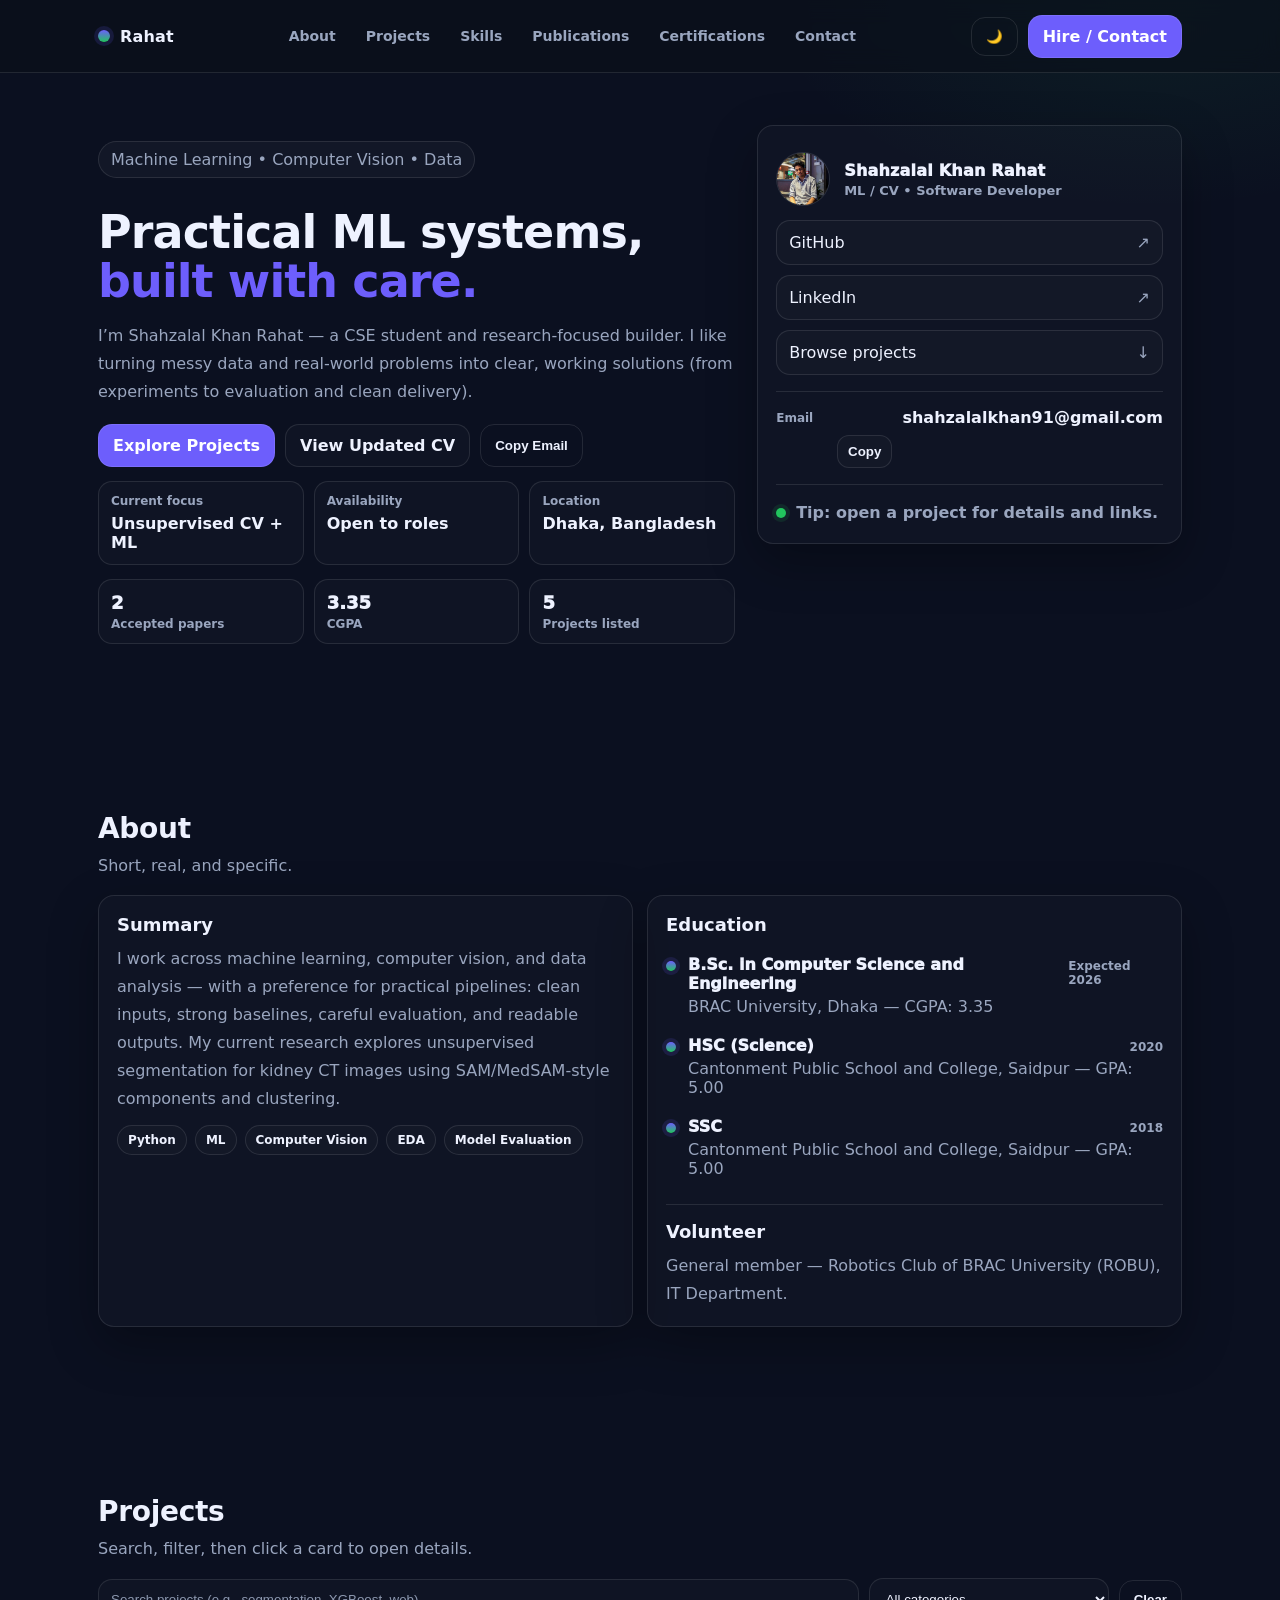
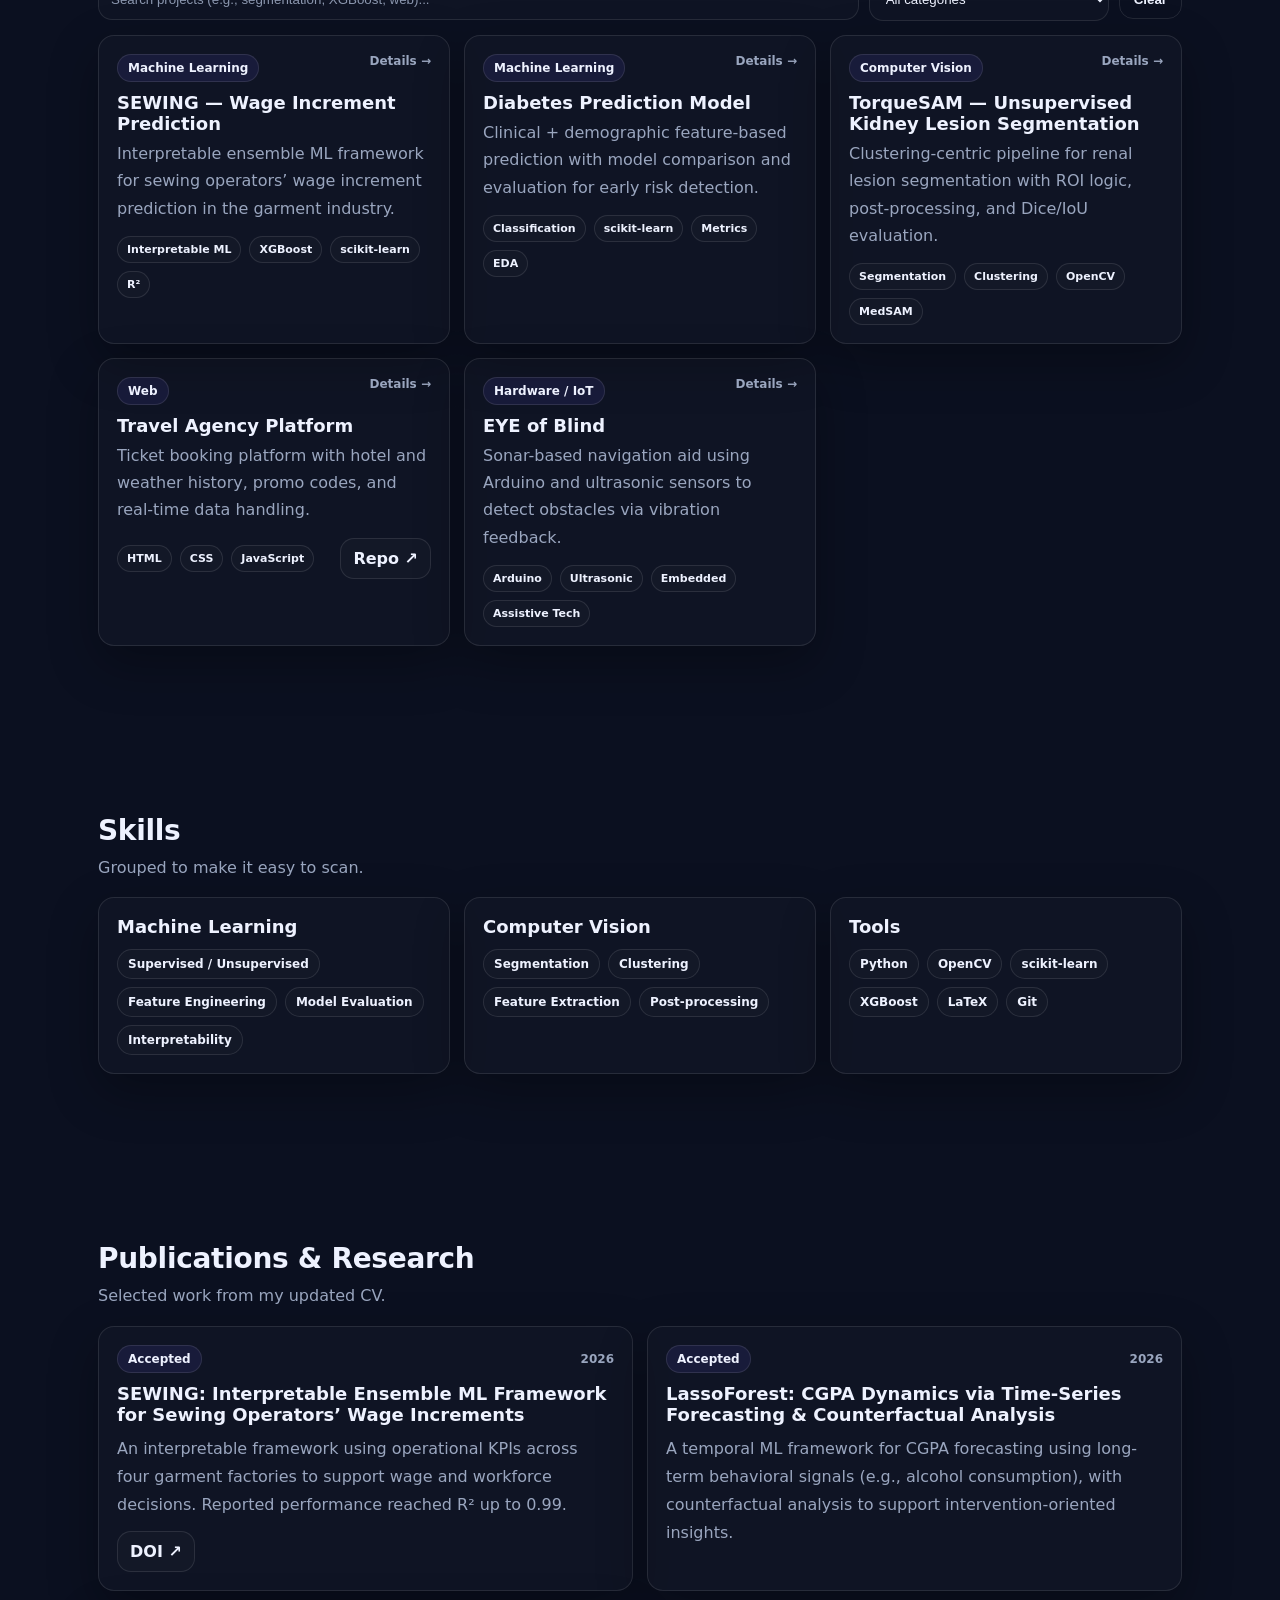
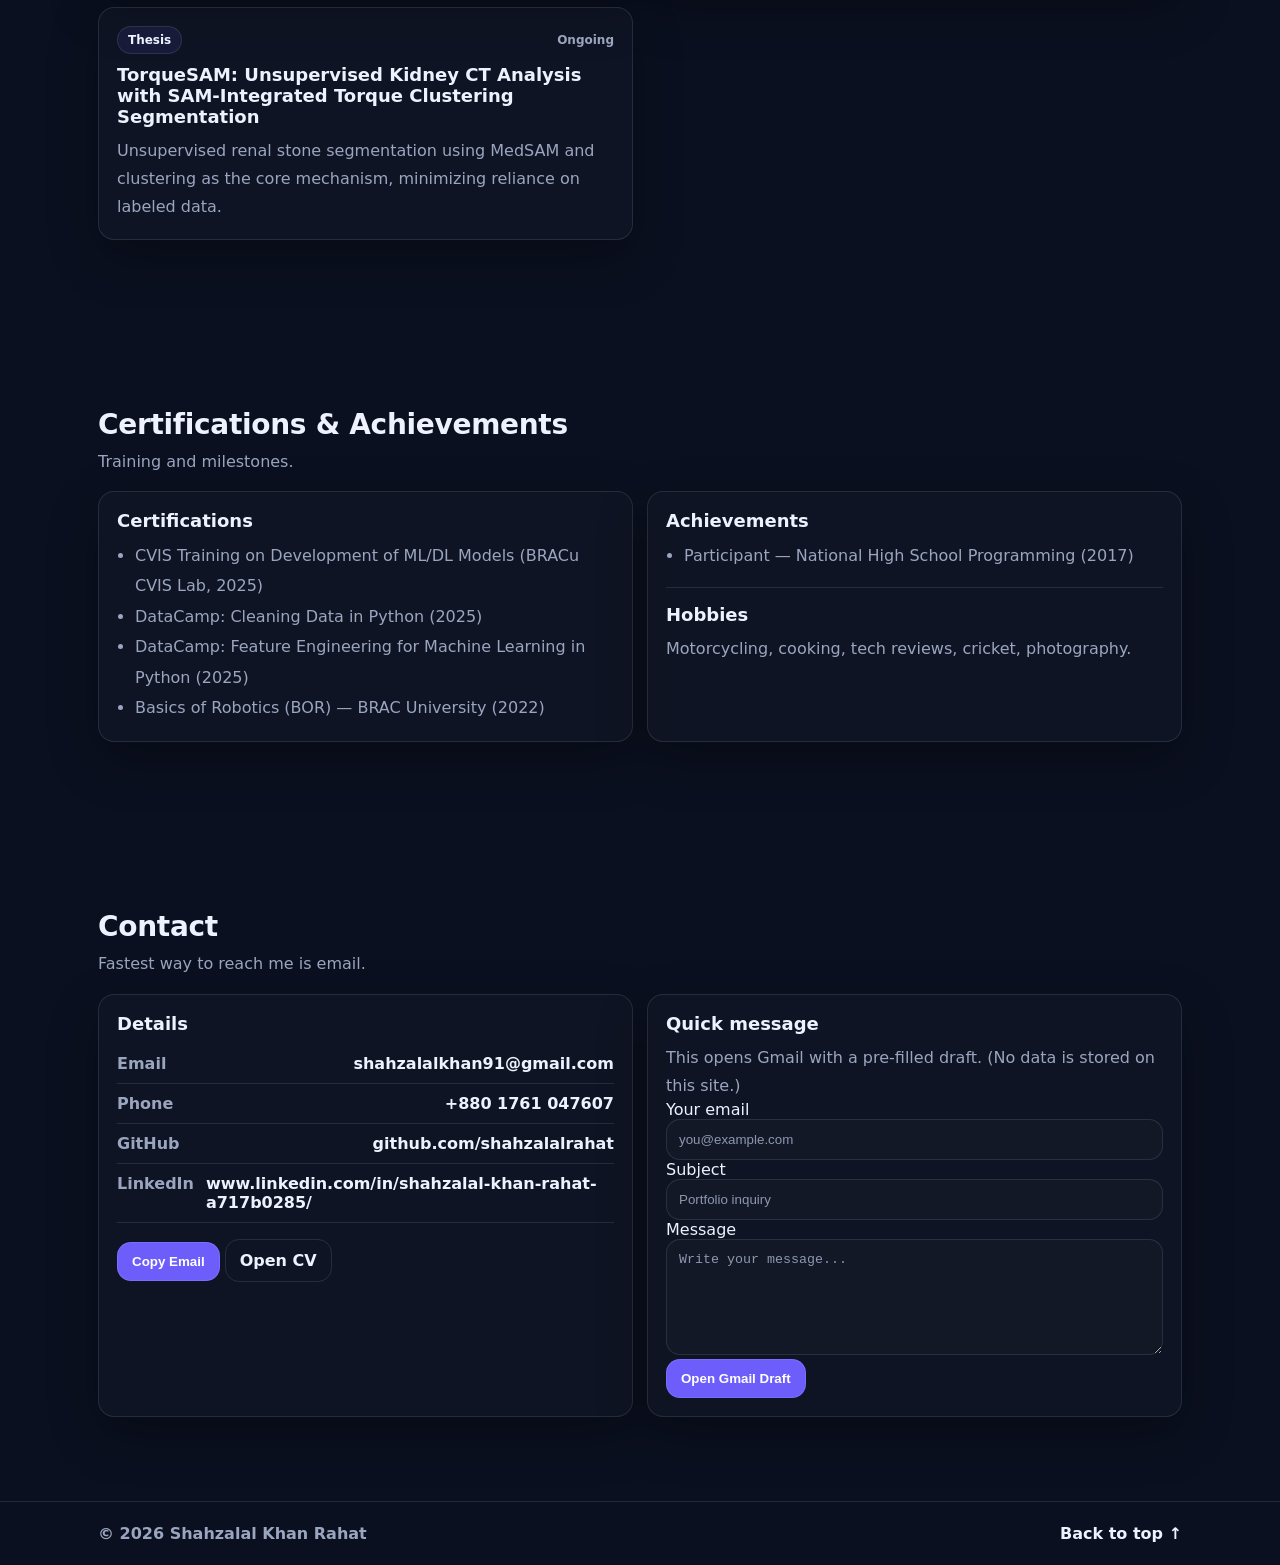
<file: index.html>
<!doctype html>
<html lang="en">
<head>
  <meta charset="utf-8" />
  <meta name="viewport" content="width=device-width,initial-scale=1" />
  <meta name="description" content="Shahzalal Khan Rahat — ML/CV portfolio, projects, research, and contact." />
  <title>Shahzalal Khan Rahat | Portfolio</title>
  <link rel="stylesheet" href="style_updated.css" />
</head>
<body>
  <a class="skipLink" href="#home">Skip to content</a>
  <div class="progress" id="progress"></div>

  <header class="header" id="top">
    <div class="container header__inner">
      <a class="brand" href="#home" aria-label="Go to home">
        <span class="brand__dot" aria-hidden="true"></span>
        <span class="brand__text">Rahat</span>
      </a>

      <nav class="nav" aria-label="Primary">
        <a class="nav__link" href="#about">About</a>
        <a class="nav__link" href="#projects">Projects</a>
        <a class="nav__link" href="#skills">Skills</a>
        <a class="nav__link" href="#publications">Publications</a>
        <a class="nav__link" href="#certifications">Certifications</a>
        <a class="nav__link" href="#contact">Contact</a>
      </nav>

      <div class="header__actions">
        <button class="btn btn--ghost" id="themeBtn" type="button" aria-label="Toggle theme">
          <span id="themeIcon" aria-hidden="true">🌙</span>
        </button>
        <a class="btn" href="#contact">Hire / Contact</a>
      </div>

      <button class="burger" id="burger" aria-label="Open menu" aria-expanded="false" type="button">
        <span></span><span></span><span></span>
      </button>
    </div>

    <div class="mobileNav" id="mobileNav" aria-hidden="true">
      <a class="mobileNav__link" href="#about">About</a>
      <a class="mobileNav__link" href="#projects">Projects</a>
      <a class="mobileNav__link" href="#skills">Skills</a>
      <a class="mobileNav__link" href="#publications">Publications</a>
      <a class="mobileNav__link" href="#certifications">Certifications</a>
      <a class="mobileNav__link" href="#contact">Contact</a>
    </div>
  </header>

  <main>
    <!-- HERO -->
    <section class="section hero" id="home">
      <div class="container hero__grid">
        <div class="hero__copy reveal">
          <p class="pill">Machine Learning • Computer Vision • Data</p>

          <h1 class="hero__title">
            Practical ML systems,
            <span class="hero__accent">built with care.</span>
          </h1>

          <p class="hero__subtitle">
            I’m Shahzalal Khan Rahat — a CSE student and research-focused builder.
            I like turning messy data and real-world problems into clear, working solutions
            (from experiments to evaluation and clean delivery).
          </p>

          <div class="hero__cta">
            <a class="btn" href="#projects">Explore Projects</a>
            <a class="btn btn-secondary" href="./Shahzalal_Khan_Rahat____CV.pdf" target="_blank" rel="noopener">View Updated CV</a>
            <button class="btn btn--ghost" id="copyEmailBtn" type="button">Copy Email</button>
          </div>

          <div class="hero__meta">
            <div class="metaCard">
              <div class="metaCard__k">Current focus</div>
              <div class="metaCard__v">Unsupervised CV + ML</div>
            </div>
            <div class="metaCard">
              <div class="metaCard__k">Availability</div>
              <div class="metaCard__v">Open to roles</div>
            </div>
            <div class="metaCard">
              <div class="metaCard__k">Location</div>
              <div class="metaCard__v">Dhaka, Bangladesh</div>
            </div>
          </div>

          <div class="statRow" aria-label="Highlights">
            <div class="stat">
              <div class="stat__n">2</div>
              <div class="stat__l">Accepted papers</div>
            </div>
            <div class="stat">
              <div class="stat__n">3.35</div>
              <div class="stat__l">CGPA</div>
            </div>
            <div class="stat">
              <div class="stat__n" id="projectCount">5</div>
              <div class="stat__l">Projects listed</div>
            </div>
          </div>
        </div>

        <aside class="heroSide card reveal" aria-label="Profile summary">
          <div class="heroIdentity">
            <img class="heroAvatar" src="profile.jpg" alt="Photo of Shahzalal Khan Rahat" />
            <div>
              <div class="heroName">Shahzalal Khan Rahat</div>
              <div class="heroRole">ML / CV • Software Developer</div>
            </div>
          </div>

          <div class="quickLinks">
            <a class="quickLinks__item" id="githubLink" href="https://github.com/shahzalalrahat" target="_blank" rel="noreferrer">
              <span>GitHub</span><span class="arrow">↗</span>
            </a>
            <a class="quickLinks__item" id="linkedinLink" href="https://www.linkedin.com/in/shahzalal-khan-rahat-a717b0285/" target="_blank" rel="noreferrer">
              <span>LinkedIn</span><span class="arrow">↗</span>
            </a>
            <a class="quickLinks__item" href="#projects">
              <span>Browse projects</span><span class="arrow">↓</span>
            </a>
          </div>

          <div class="divider" role="presentation"></div>

          <div class="miniAbout">
            <div class="miniAbout__k">Email</div>
            <div class="miniAbout__v" id="emailText">shahzalalkhan91@gmail.com</div>
            <button class="miniAbout__btn" id="copyEmailBtn2" type="button">Copy</button>
          </div>

          <div class="divider" role="presentation"></div>

          <div class="miniNote">
            <span class="miniNote__dot" aria-hidden="true"></span>
            <span>Tip: open a project for details and links.</span>
          </div>
        </aside>
      </div>
    </section>

    <!-- ABOUT -->
    <section class="section" id="about">
      <div class="container">
        <div class="sectionHead reveal">
          <h2 class="sectionHead__title">About</h2>
          <p class="sectionHead__sub">Short, real, and specific.</p>
        </div>

        <div class="grid2">
          <div class="card reveal">
            <h3 class="card__title">Summary</h3>
            <p class="card__text">
              I work across machine learning, computer vision, and data analysis — with a preference for practical pipelines:
              clean inputs, strong baselines, careful evaluation, and readable outputs. My current research explores unsupervised
              segmentation for kidney CT images using SAM/MedSAM-style components and clustering.
            </p>

            <div class="chipRow">
              <span class="chip">Python</span>
              <span class="chip">ML</span>
              <span class="chip">Computer Vision</span>
              <span class="chip">EDA</span>
              <span class="chip">Model Evaluation</span>
            </div>
          </div>

          <div class="card reveal">
            <h3 class="card__title">Education</h3>
            <ul class="timeline">
              <li class="timeline__item">
                <div class="timeline__dot"></div>
                <div class="timeline__body">
                  <div class="timeline__top">
                    <span class="timeline__title">B.Sc. in Computer Science and Engineering</span>
                    <span class="timeline__time">Expected 2026</span>
                  </div>
                  <div class="timeline__desc">BRAC University, Dhaka — CGPA: 3.35</div>
                </div>
              </li>
              <li class="timeline__item">
                <div class="timeline__dot"></div>
                <div class="timeline__body">
                  <div class="timeline__top">
                    <span class="timeline__title">HSC (Science)</span>
                    <span class="timeline__time">2020</span>
                  </div>
                  <div class="timeline__desc">Cantonment Public School and College, Saidpur — GPA: 5.00</div>
                </div>
              </li>
              <li class="timeline__item">
                <div class="timeline__dot"></div>
                <div class="timeline__body">
                  <div class="timeline__top">
                    <span class="timeline__title">SSC</span>
                    <span class="timeline__time">2018</span>
                  </div>
                  <div class="timeline__desc">Cantonment Public School and College, Saidpur — GPA: 5.00</div>
                </div>
              </li>
            </ul>

            <div class="divider" role="presentation"></div>
            <h3 class="card__title">Volunteer</h3>
            <p class="card__text">General member — Robotics Club of BRAC University (ROBU), IT Department.</p>
          </div>
        </div>
      </div>
    </section>

    <!-- PROJECTS -->
    <section class="section" id="projects">
      <div class="container">
        <div class="sectionHead reveal">
          <h2 class="sectionHead__title">Projects</h2>
          <p class="sectionHead__sub">Search, filter, then click a card to open details.</p>
        </div>

        <div class="toolbar reveal">
          <div class="searchWrap">
            <input id="searchInput" class="input" type="search" placeholder="Search projects (e.g., segmentation, XGBoost, web)..." />
          </div>

          <select id="categorySelect" class="select" aria-label="Filter by category">
            <option value="all">All categories</option>
          </select>

          <button id="clearFilters" class="btn btn--ghost" type="button">Clear</button>
        </div>

        <div class="cards" id="projectGrid" aria-live="polite"></div>

        <div class="emptyState" id="emptyState" hidden>
          No projects matched your search. Try different keywords.
        </div>
      </div>
    </section>

    <!-- SKILLS -->
    <section class="section" id="skills">
      <div class="container">
        <div class="sectionHead reveal">
          <h2 class="sectionHead__title">Skills</h2>
          <p class="sectionHead__sub">Grouped to make it easy to scan.</p>
        </div>

        <div class="grid3">
          <div class="card reveal">
            <h3 class="card__title">Machine Learning</h3>
            <div class="chipRow">
              <span class="chip">Supervised / Unsupervised</span>
              <span class="chip">Feature Engineering</span>
              <span class="chip">Model Evaluation</span>
              <span class="chip">Interpretability</span>
            </div>
          </div>

          <div class="card reveal">
            <h3 class="card__title">Computer Vision</h3>
            <div class="chipRow">
              <span class="chip">Segmentation</span>
              <span class="chip">Clustering</span>
              <span class="chip">Feature Extraction</span>
              <span class="chip">Post-processing</span>
            </div>
          </div>

          <div class="card reveal">
            <h3 class="card__title">Tools</h3>
            <div class="chipRow">
              <span class="chip">Python</span>
              <span class="chip">OpenCV</span>
              <span class="chip">scikit-learn</span>
              <span class="chip">XGBoost</span>
              <span class="chip">LaTeX</span>
              <span class="chip">Git</span>
            </div>
          </div>
        </div>
      </div>
    </section>

    <!-- PUBLICATIONS -->
    <section class="section" id="publications">
      <div class="container">
        <div class="sectionHead reveal">
          <h2 class="sectionHead__title">Publications & Research</h2>
          <p class="sectionHead__sub">Selected work from my updated CV.</p>
        </div>

        <div class="grid2">
          <article class="card reveal">
            <div class="pubTop">
              <span class="badge">Accepted</span>
              <span class="pubYear">2026</span>
            </div>
            <h3 class="card__title">SEWING: Interpretable Ensemble ML Framework for Sewing Operators’ Wage Increments</h3>
            <p class="card__text">
              An interpretable framework using operational KPIs across four garment factories to support wage and workforce decisions.
              Reported performance reached R² up to 0.99.
            </p>
            <div class="pubLinks">
              <a class="linkBtn" href="https://doi.org/10.1016/j.eswa.2026.131900" target="_blank" rel="noreferrer">DOI ↗</a>
            </div>
          </article>

          <article class="card reveal">
            <div class="pubTop">
              <span class="badge">Accepted</span>
              <span class="pubYear">2026</span>
            </div>
            <h3 class="card__title">LassoForest: CGPA Dynamics via Time-Series Forecasting & Counterfactual Analysis</h3>
            <p class="card__text">
              A temporal ML framework for CGPA forecasting using long-term behavioral signals (e.g., alcohol consumption),
              with counterfactual analysis to support intervention-oriented insights.
            </p>
          </article>
        </div>

        <div class="grid2 mt">
          <article class="card reveal">
            <div class="pubTop">
              <span class="badge">Thesis</span>
              <span class="pubYear">Ongoing</span>
            </div>
            <h3 class="card__title">TorqueSAM: Unsupervised Kidney CT Analysis with SAM-Integrated Torque Clustering Segmentation</h3>
            <p class="card__text">
              Unsupervised renal stone segmentation using MedSAM and clustering as the core mechanism, minimizing reliance on labeled data.
            </p>
          </article>
        </div>
      </div>
    </section>

    <!-- CERTIFICATIONS -->
    <section class="section" id="certifications">
      <div class="container">
        <div class="sectionHead reveal">
          <h2 class="sectionHead__title">Certifications & Achievements</h2>
          <p class="sectionHead__sub">Training and milestones.</p>
        </div>

        <div class="grid2">
          <div class="card reveal">
            <h3 class="card__title">Certifications</h3>
            <ul class="bullets">
              <li>CVIS Training on Development of ML/DL Models (BRACu CVIS Lab, 2025)</li>
              <li>DataCamp: Cleaning Data in Python (2025)</li>
              <li>DataCamp: Feature Engineering for Machine Learning in Python (2025)</li>
              <li>Basics of Robotics (BOR) — BRAC University (2022)</li>
            </ul>
          </div>

          <div class="card reveal">
            <h3 class="card__title">Achievements</h3>
            <ul class="bullets">
              <li>Participant — National High School Programming (2017)</li>
            </ul>
            <div class="divider" role="presentation"></div>
            <h3 class="card__title">Hobbies</h3>
            <p class="card__text">Motorcycling, cooking, tech reviews, cricket, photography.</p>
          </div>
        </div>
      </div>
    </section>

    <!-- CONTACT -->
    <section class="section" id="contact">
      <div class="container">
        <div class="sectionHead reveal">
          <h2 class="sectionHead__title">Contact</h2>
          <p class="sectionHead__sub">Fastest way to reach me is email.</p>
        </div>

        <div class="grid2">
          <div class="card reveal">
            <h3 class="card__title">Details</h3>
            <div class="contactRow">
              <span class="contactRow__k">Email</span>
              <span class="contactRow__v" id="emailText2">shahzalalkhan91@gmail.com</span>
            </div>
            <div class="contactRow">
              <span class="contactRow__k">Phone</span>
              <span class="contactRow__v">+880 1761 047607</span>
            </div>
            <div class="contactRow">
              <span class="contactRow__k">GitHub</span>
              <a class="contactRow__v link" href="https://github.com/shahzalalrahat" target="_blank" rel="noreferrer">
                github.com/shahzalalrahat
              </a>
            </div>
            <div class="contactRow">
              <span class="contactRow__k">LinkedIn</span>
              <a class="contactRow__v link" id="linkedinContact" href="https://www.linkedin.com/in/shahzalal-khan-rahat-a717b0285/" target="_blank" rel="noreferrer">
                linkedin.com/in/shahzalal-khan-rahat-a717b0285/
              </a>
            </div>

            <div class="mt">
              <button class="btn" id="copyEmailBtn3" type="button">Copy Email</button>
              <a class="btn btn--ghost" href="./Shahzalal_Khan_Rahat____CV.pdf" target="_blank" rel="noopener">Open CV</a>
            </div>
          </div>

          <div class="card reveal">
            <h3 class="card__title">Quick message</h3>
            <p class="card__text">
              This opens Gmail with a pre-filled draft. (No data is stored on this site.)
            </p>

            <form id="mailtoForm" class="form">
              <label class="label">
                Your email
                <input class="input" id="fromInput" type="email" placeholder="you@example.com" autocomplete="email" />
              </label>
              <label class="label">
                Subject
                <input class="input" id="subjectInput" type="text" placeholder="Portfolio inquiry" />
              </label>
              <label class="label">
                Message
                <textarea class="textarea" id="messageInput" rows="6" placeholder="Write your message..."></textarea>
              </label>
              <button class="btn" type="submit">Open Gmail Draft</button>
            </form>
          </div>
        </div>
      </div>
    </section>
  </main>

  <footer class="footer">
    <div class="container footer__inner">
      <span class="footer__muted">© <span id="yearNow"></span> Shahzalal Khan Rahat</span>
      <a class="link" href="#top">Back to top ↑</a>
    </div>
  </footer>

  <div class="toast" id="toast" role="status" aria-live="polite" aria-atomic="true"></div>

  <!-- PROJECT MODAL -->
  <div class="modal" id="projectModal" aria-hidden="true" role="dialog" aria-modal="true" aria-label="Project details">
    <div class="modal__backdrop" data-close="true"></div>
    <div class="modal__panel" role="document">
      <button class="modal__close" type="button" aria-label="Close" data-close="true">✕</button>
      <div class="modal__body">
        <div class="modal__top">
          <span class="badge" id="modalBadge">Project</span>
          <span class="modal__meta" id="modalMeta"></span>
        </div>
        <h3 class="modal__title" id="modalTitle"></h3>
        <p class="modal__desc" id="modalDesc"></p>
        <div class="modal__chips" id="modalChips"></div>
        <div class="modal__actions" id="modalActions"></div>
      </div>
    </div>
  </div>

  <script src="script_updated.js"></script>
</body>
</html>
</file>
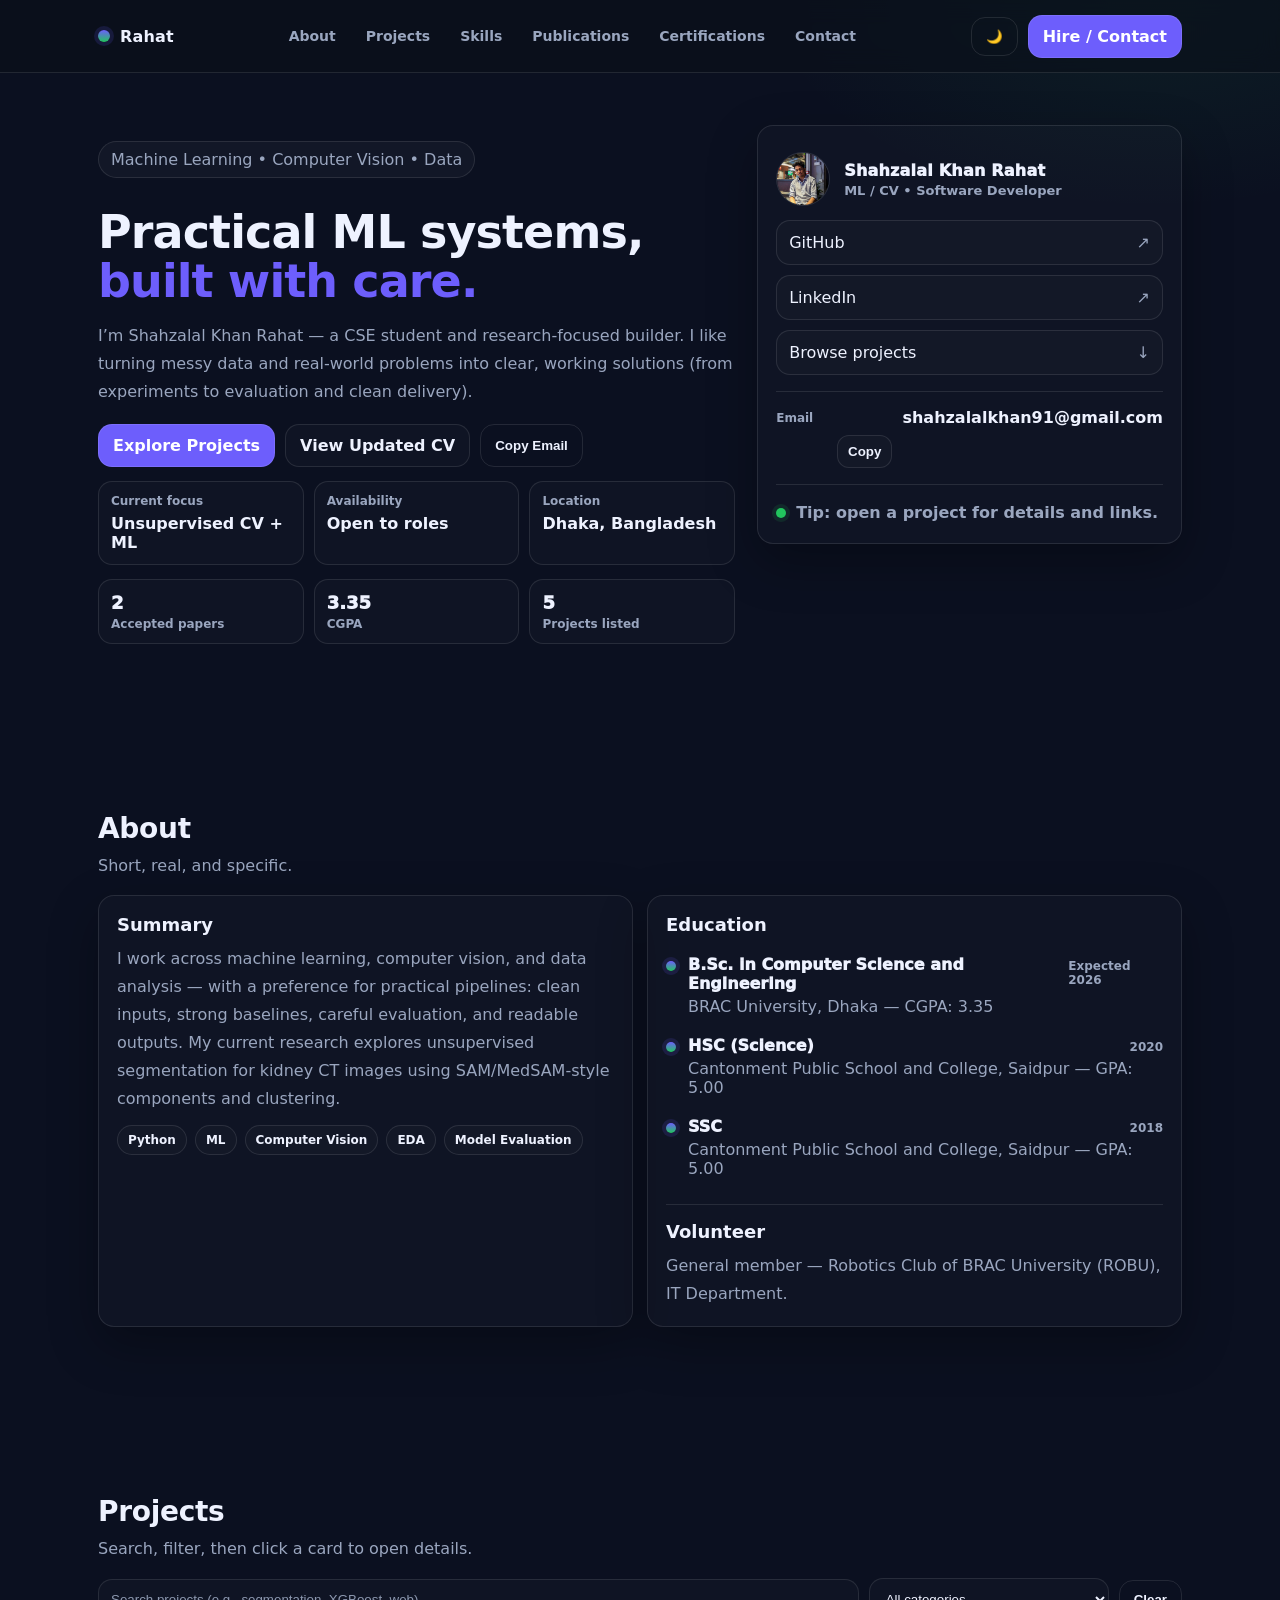
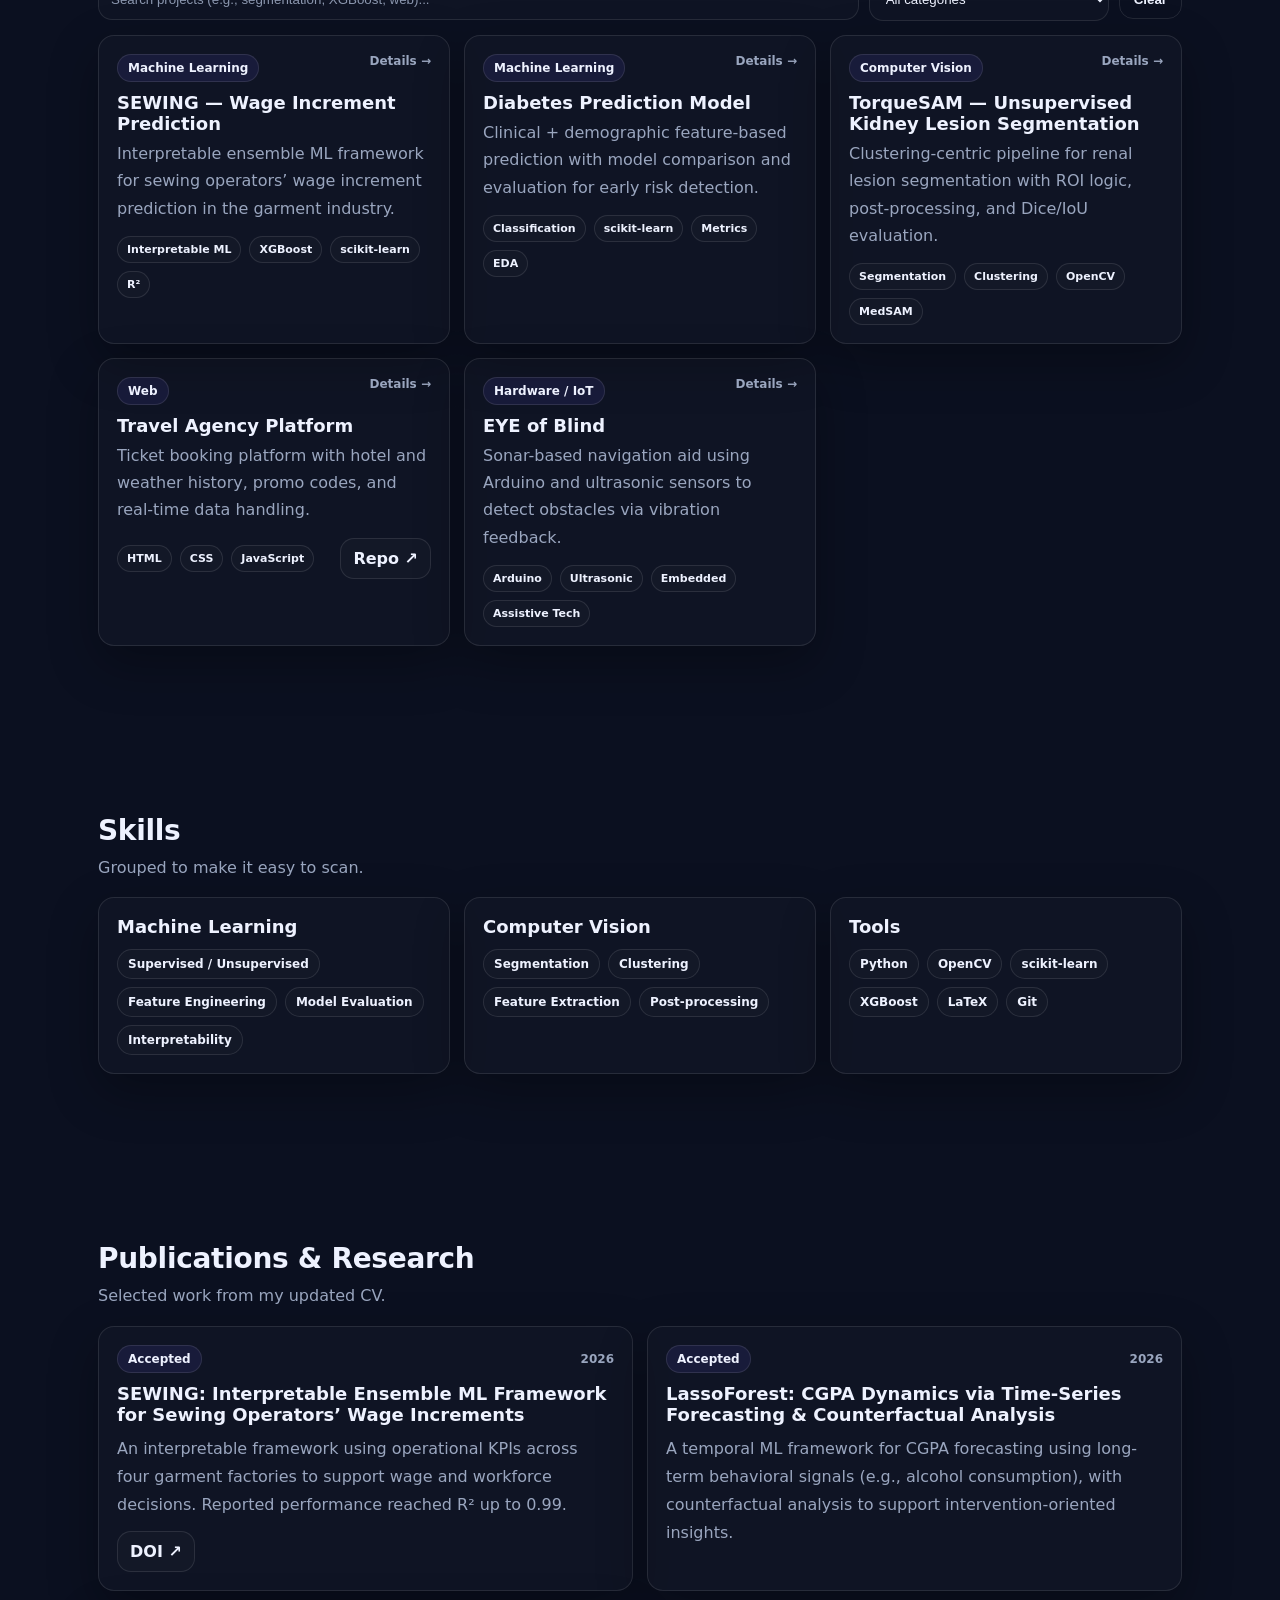
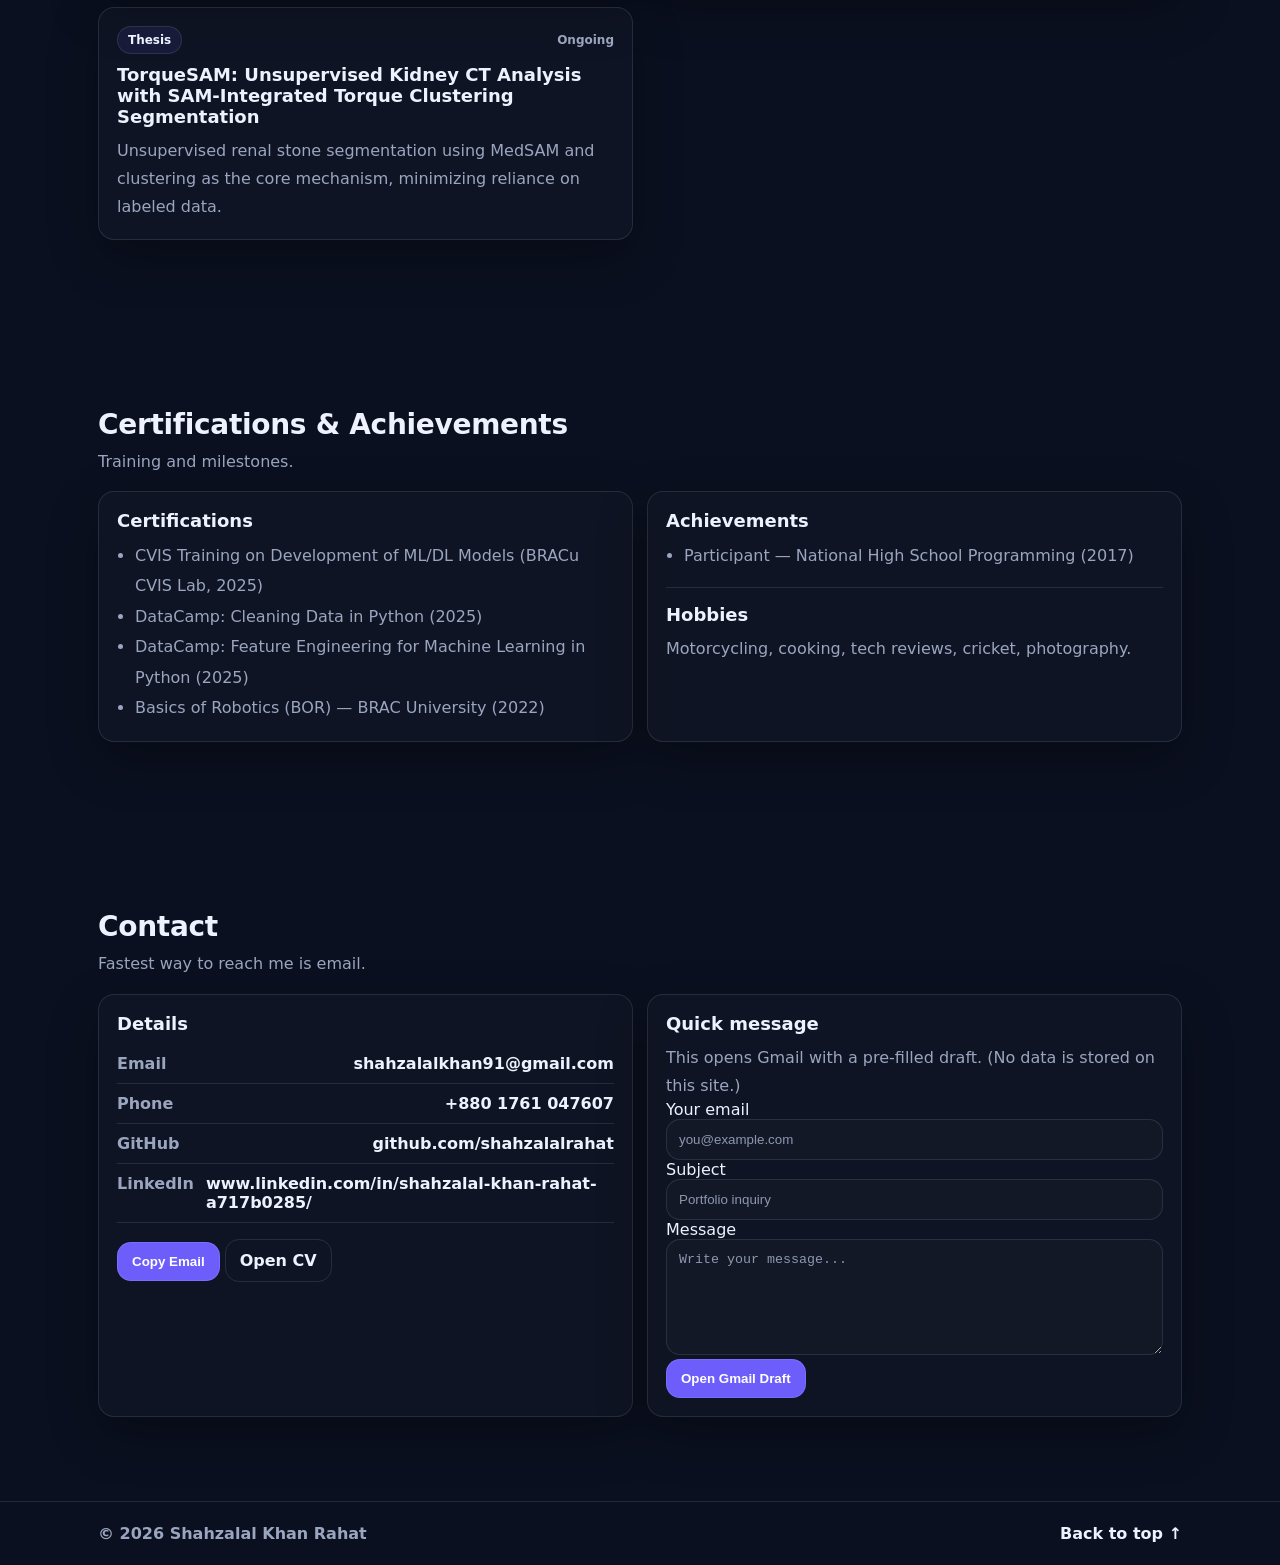
<file: index_updated.html>
<!doctype html>
<html lang="en">
<head>
  <meta charset="utf-8" />
  <meta name="viewport" content="width=device-width,initial-scale=1" />
  <meta name="description" content="Shahzalal Khan Rahat — ML/CV portfolio, projects, research, and contact." />
  <title>Shahzalal Khan Rahat | Portfolio</title>
  <link rel="stylesheet" href="style_updated.css" />
</head>
<body>
  <a class="skipLink" href="#home">Skip to content</a>
  <div class="progress" id="progress"></div>

  <header class="header" id="top">
    <div class="container header__inner">
      <a class="brand" href="#home" aria-label="Go to home">
        <span class="brand__dot" aria-hidden="true"></span>
        <span class="brand__text">Rahat</span>
      </a>

      <nav class="nav" aria-label="Primary">
        <a class="nav__link" href="#about">About</a>
        <a class="nav__link" href="#projects">Projects</a>
        <a class="nav__link" href="#skills">Skills</a>
        <a class="nav__link" href="#publications">Publications</a>
        <a class="nav__link" href="#certifications">Certifications</a>
        <a class="nav__link" href="#contact">Contact</a>
      </nav>

      <div class="header__actions">
        <button class="btn btn--ghost" id="themeBtn" type="button" aria-label="Toggle theme">
          <span id="themeIcon" aria-hidden="true">🌙</span>
        </button>
        <a class="btn" href="#contact">Hire / Contact</a>
      </div>

      <button class="burger" id="burger" aria-label="Open menu" aria-expanded="false" type="button">
        <span></span><span></span><span></span>
      </button>
    </div>

    <div class="mobileNav" id="mobileNav" aria-hidden="true">
      <a class="mobileNav__link" href="#about">About</a>
      <a class="mobileNav__link" href="#projects">Projects</a>
      <a class="mobileNav__link" href="#skills">Skills</a>
      <a class="mobileNav__link" href="#publications">Publications</a>
      <a class="mobileNav__link" href="#certifications">Certifications</a>
      <a class="mobileNav__link" href="#contact">Contact</a>
    </div>
  </header>

  <main>
    <!-- HERO -->
    <section class="section hero" id="home">
      <div class="container hero__grid">
        <div class="hero__copy reveal">
          <p class="pill">Machine Learning • Computer Vision • Data</p>

          <h1 class="hero__title">
            Practical ML systems,
            <span class="hero__accent">built with care.</span>
          </h1>

          <p class="hero__subtitle">
            I’m Shahzalal Khan Rahat — a CSE student and research-focused builder.
            I like turning messy data and real-world problems into clear, working solutions
            (from experiments to evaluation and clean delivery).
          </p>

          <div class="hero__cta">
            <a class="btn" href="#projects">Explore Projects</a>
            <a class="btn btn-secondary" href="./Shahzalal_Khan_Rahat____CV.pdf" target="_blank" rel="noopener">View Updated CV</a>
            <button class="btn btn--ghost" id="copyEmailBtn" type="button">Copy Email</button>
          </div>

          <div class="hero__meta">
            <div class="metaCard">
              <div class="metaCard__k">Current focus</div>
              <div class="metaCard__v">Unsupervised CV + ML</div>
            </div>
            <div class="metaCard">
              <div class="metaCard__k">Availability</div>
              <div class="metaCard__v">Open to roles</div>
            </div>
            <div class="metaCard">
              <div class="metaCard__k">Location</div>
              <div class="metaCard__v">Dhaka, Bangladesh</div>
            </div>
          </div>

          <div class="statRow" aria-label="Highlights">
            <div class="stat">
              <div class="stat__n">2</div>
              <div class="stat__l">Accepted papers</div>
            </div>
            <div class="stat">
              <div class="stat__n">3.35</div>
              <div class="stat__l">CGPA</div>
            </div>
            <div class="stat">
              <div class="stat__n" id="projectCount">5</div>
              <div class="stat__l">Projects listed</div>
            </div>
          </div>
        </div>

        <aside class="heroSide card reveal" aria-label="Profile summary">
          <div class="heroIdentity">
            <img class="heroAvatar" src="profile.jpg" alt="Photo of Shahzalal Khan Rahat" />
            <div>
              <div class="heroName">Shahzalal Khan Rahat</div>
              <div class="heroRole">ML / CV • Software Developer</div>
            </div>
          </div>

          <div class="quickLinks">
            <a class="quickLinks__item" id="githubLink" href="https://github.com/shahzalalrahat" target="_blank" rel="noreferrer">
              <span>GitHub</span><span class="arrow">↗</span>
            </a>
            <a class="quickLinks__item" id="linkedinLink" href="https://www.linkedin.com/in/shahzalal-khan-rahat-a717b0285/" target="_blank" rel="noreferrer">
              <span>LinkedIn</span><span class="arrow">↗</span>
            </a>
            <a class="quickLinks__item" href="#projects">
              <span>Browse projects</span><span class="arrow">↓</span>
            </a>
          </div>

          <div class="divider" role="presentation"></div>

          <div class="miniAbout">
            <div class="miniAbout__k">Email</div>
            <div class="miniAbout__v" id="emailText">shahzalalkhan91@gmail.com</div>
            <button class="miniAbout__btn" id="copyEmailBtn2" type="button">Copy</button>
          </div>

          <div class="divider" role="presentation"></div>

          <div class="miniNote">
            <span class="miniNote__dot" aria-hidden="true"></span>
            <span>Tip: open a project for details and links.</span>
          </div>
        </aside>
      </div>
    </section>

    <!-- ABOUT -->
    <section class="section" id="about">
      <div class="container">
        <div class="sectionHead reveal">
          <h2 class="sectionHead__title">About</h2>
          <p class="sectionHead__sub">Short, real, and specific.</p>
        </div>

        <div class="grid2">
          <div class="card reveal">
            <h3 class="card__title">Summary</h3>
            <p class="card__text">
              I work across machine learning, computer vision, and data analysis — with a preference for practical pipelines:
              clean inputs, strong baselines, careful evaluation, and readable outputs. My current research explores unsupervised
              segmentation for kidney CT images using SAM/MedSAM-style components and clustering.
            </p>

            <div class="chipRow">
              <span class="chip">Python</span>
              <span class="chip">ML</span>
              <span class="chip">Computer Vision</span>
              <span class="chip">EDA</span>
              <span class="chip">Model Evaluation</span>
            </div>
          </div>

          <div class="card reveal">
            <h3 class="card__title">Education</h3>
            <ul class="timeline">
              <li class="timeline__item">
                <div class="timeline__dot"></div>
                <div class="timeline__body">
                  <div class="timeline__top">
                    <span class="timeline__title">B.Sc. in Computer Science and Engineering</span>
                    <span class="timeline__time">Expected 2026</span>
                  </div>
                  <div class="timeline__desc">BRAC University, Dhaka — CGPA: 3.35</div>
                </div>
              </li>
              <li class="timeline__item">
                <div class="timeline__dot"></div>
                <div class="timeline__body">
                  <div class="timeline__top">
                    <span class="timeline__title">HSC (Science)</span>
                    <span class="timeline__time">2020</span>
                  </div>
                  <div class="timeline__desc">Cantonment Public School and College, Saidpur — GPA: 5.00</div>
                </div>
              </li>
              <li class="timeline__item">
                <div class="timeline__dot"></div>
                <div class="timeline__body">
                  <div class="timeline__top">
                    <span class="timeline__title">SSC</span>
                    <span class="timeline__time">2018</span>
                  </div>
                  <div class="timeline__desc">Cantonment Public School and College, Saidpur — GPA: 5.00</div>
                </div>
              </li>
            </ul>

            <div class="divider" role="presentation"></div>
            <h3 class="card__title">Volunteer</h3>
            <p class="card__text">General member — Robotics Club of BRAC University (ROBU), IT Department.</p>
          </div>
        </div>
      </div>
    </section>

    <!-- PROJECTS -->
    <section class="section" id="projects">
      <div class="container">
        <div class="sectionHead reveal">
          <h2 class="sectionHead__title">Projects</h2>
          <p class="sectionHead__sub">Search, filter, then click a card to open details.</p>
        </div>

        <div class="toolbar reveal">
          <div class="searchWrap">
            <input id="searchInput" class="input" type="search" placeholder="Search projects (e.g., segmentation, XGBoost, web)..." />
          </div>

          <select id="categorySelect" class="select" aria-label="Filter by category">
            <option value="all">All categories</option>
          </select>

          <button id="clearFilters" class="btn btn--ghost" type="button">Clear</button>
        </div>

        <div class="cards" id="projectGrid" aria-live="polite"></div>

        <div class="emptyState" id="emptyState" hidden>
          No projects matched your search. Try different keywords.
        </div>
      </div>
    </section>

    <!-- SKILLS -->
    <section class="section" id="skills">
      <div class="container">
        <div class="sectionHead reveal">
          <h2 class="sectionHead__title">Skills</h2>
          <p class="sectionHead__sub">Grouped to make it easy to scan.</p>
        </div>

        <div class="grid3">
          <div class="card reveal">
            <h3 class="card__title">Machine Learning</h3>
            <div class="chipRow">
              <span class="chip">Supervised / Unsupervised</span>
              <span class="chip">Feature Engineering</span>
              <span class="chip">Model Evaluation</span>
              <span class="chip">Interpretability</span>
            </div>
          </div>

          <div class="card reveal">
            <h3 class="card__title">Computer Vision</h3>
            <div class="chipRow">
              <span class="chip">Segmentation</span>
              <span class="chip">Clustering</span>
              <span class="chip">Feature Extraction</span>
              <span class="chip">Post-processing</span>
            </div>
          </div>

          <div class="card reveal">
            <h3 class="card__title">Tools</h3>
            <div class="chipRow">
              <span class="chip">Python</span>
              <span class="chip">OpenCV</span>
              <span class="chip">scikit-learn</span>
              <span class="chip">XGBoost</span>
              <span class="chip">LaTeX</span>
              <span class="chip">Git</span>
            </div>
          </div>
        </div>
      </div>
    </section>

    <!-- PUBLICATIONS -->
    <section class="section" id="publications">
      <div class="container">
        <div class="sectionHead reveal">
          <h2 class="sectionHead__title">Publications & Research</h2>
          <p class="sectionHead__sub">Selected work from my updated CV.</p>
        </div>

        <div class="grid2">
          <article class="card reveal">
            <div class="pubTop">
              <span class="badge">Accepted</span>
              <span class="pubYear">2026</span>
            </div>
            <h3 class="card__title">SEWING: Interpretable Ensemble ML Framework for Sewing Operators’ Wage Increments</h3>
            <p class="card__text">
              An interpretable framework using operational KPIs across four garment factories to support wage and workforce decisions.
              Reported performance reached R² up to 0.99.
            </p>
            <div class="pubLinks">
              <a class="linkBtn" href="https://doi.org/10.1016/j.eswa.2026.131900" target="_blank" rel="noreferrer">DOI ↗</a>
            </div>
          </article>

          <article class="card reveal">
            <div class="pubTop">
              <span class="badge">Accepted</span>
              <span class="pubYear">2026</span>
            </div>
            <h3 class="card__title">LassoForest: CGPA Dynamics via Time-Series Forecasting & Counterfactual Analysis</h3>
            <p class="card__text">
              A temporal ML framework for CGPA forecasting using long-term behavioral signals (e.g., alcohol consumption),
              with counterfactual analysis to support intervention-oriented insights.
            </p>
          </article>
        </div>

        <div class="grid2 mt">
          <article class="card reveal">
            <div class="pubTop">
              <span class="badge">Thesis</span>
              <span class="pubYear">Ongoing</span>
            </div>
            <h3 class="card__title">TorqueSAM: Unsupervised Kidney CT Analysis with SAM-Integrated Torque Clustering Segmentation</h3>
            <p class="card__text">
              Unsupervised renal stone segmentation using MedSAM and clustering as the core mechanism, minimizing reliance on labeled data.
            </p>
          </article>
        </div>
      </div>
    </section>

    <!-- CERTIFICATIONS -->
    <section class="section" id="certifications">
      <div class="container">
        <div class="sectionHead reveal">
          <h2 class="sectionHead__title">Certifications & Achievements</h2>
          <p class="sectionHead__sub">Training and milestones.</p>
        </div>

        <div class="grid2">
          <div class="card reveal">
            <h3 class="card__title">Certifications</h3>
            <ul class="bullets">
              <li>CVIS Training on Development of ML/DL Models (BRACu CVIS Lab, 2025)</li>
              <li>DataCamp: Cleaning Data in Python (2025)</li>
              <li>DataCamp: Feature Engineering for Machine Learning in Python (2025)</li>
              <li>Basics of Robotics (BOR) — BRAC University (2022)</li>
            </ul>
          </div>

          <div class="card reveal">
            <h3 class="card__title">Achievements</h3>
            <ul class="bullets">
              <li>Participant — National High School Programming (2017)</li>
            </ul>
            <div class="divider" role="presentation"></div>
            <h3 class="card__title">Hobbies</h3>
            <p class="card__text">Motorcycling, cooking, tech reviews, cricket, photography.</p>
          </div>
        </div>
      </div>
    </section>

    <!-- CONTACT -->
    <section class="section" id="contact">
      <div class="container">
        <div class="sectionHead reveal">
          <h2 class="sectionHead__title">Contact</h2>
          <p class="sectionHead__sub">Fastest way to reach me is email.</p>
        </div>

        <div class="grid2">
          <div class="card reveal">
            <h3 class="card__title">Details</h3>
            <div class="contactRow">
              <span class="contactRow__k">Email</span>
              <span class="contactRow__v" id="emailText2">shahzalalkhan91@gmail.com</span>
            </div>
            <div class="contactRow">
              <span class="contactRow__k">Phone</span>
              <span class="contactRow__v">+880 1761 047607</span>
            </div>
            <div class="contactRow">
              <span class="contactRow__k">GitHub</span>
              <a class="contactRow__v link" href="https://github.com/shahzalalrahat" target="_blank" rel="noreferrer">
                github.com/shahzalalrahat
              </a>
            </div>
            <div class="contactRow">
              <span class="contactRow__k">LinkedIn</span>
              <a class="contactRow__v link" id="linkedinContact" href="https://www.linkedin.com/in/shahzalal-khan-rahat-a717b0285/" target="_blank" rel="noreferrer">
                linkedin.com/in/shahzalal-khan-rahat-a717b0285/
              </a>
            </div>

            <div class="mt">
              <button class="btn" id="copyEmailBtn3" type="button">Copy Email</button>
              <a class="btn btn--ghost" href="./Shahzalal_Khan_Rahat____CV.pdf" target="_blank" rel="noopener">Open CV</a>
            </div>
          </div>

          <div class="card reveal">
            <h3 class="card__title">Quick message</h3>
            <p class="card__text">
              This opens Gmail with a pre-filled draft. (No data is stored on this site.)
            </p>

            <form id="mailtoForm" class="form">
              <label class="label">
                Your email
                <input class="input" id="fromInput" type="email" placeholder="you@example.com" autocomplete="email" />
              </label>
              <label class="label">
                Subject
                <input class="input" id="subjectInput" type="text" placeholder="Portfolio inquiry" />
              </label>
              <label class="label">
                Message
                <textarea class="textarea" id="messageInput" rows="6" placeholder="Write your message..."></textarea>
              </label>
              <button class="btn" type="submit">Open Gmail Draft</button>
            </form>
          </div>
        </div>
      </div>
    </section>
  </main>

  <footer class="footer">
    <div class="container footer__inner">
      <span class="footer__muted">© <span id="yearNow"></span> Shahzalal Khan Rahat</span>
      <a class="link" href="#top">Back to top ↑</a>
    </div>
  </footer>

  <div class="toast" id="toast" role="status" aria-live="polite" aria-atomic="true"></div>

  <!-- PROJECT MODAL -->
  <div class="modal" id="projectModal" aria-hidden="true" role="dialog" aria-modal="true" aria-label="Project details">
    <div class="modal__backdrop" data-close="true"></div>
    <div class="modal__panel" role="document">
      <button class="modal__close" type="button" aria-label="Close" data-close="true">✕</button>
      <div class="modal__body">
        <div class="modal__top">
          <span class="badge" id="modalBadge">Project</span>
          <span class="modal__meta" id="modalMeta"></span>
        </div>
        <h3 class="modal__title" id="modalTitle"></h3>
        <p class="modal__desc" id="modalDesc"></p>
        <div class="modal__chips" id="modalChips"></div>
        <div class="modal__actions" id="modalActions"></div>
      </div>
    </div>
  </div>

  <script src="script_updated.js"></script>
</body>
</html>
</file>
<file: style_updated.css>
:root{
  --bg:#0b1020;
  --panel:#0f172a;
  --panel2:#0b1326;
  --text:#eef2ff;
  --muted:#9aa6bf;
  --border:rgba(255,255,255,.10);
  --shadow: 0 18px 50px rgba(0,0,0,.30);
  --accent:#6d5efc;
  --accent2:#22c55e;
  --radius:16px;
  --container: 1120px;
}

[data-theme="light"]{
  --bg:#f7f8fc;
  --panel:#ffffff;
  --panel2:#ffffff;
  --text:#0b1220;
  --muted:#556178;
  --border:rgba(12,18,34,.12);
  --shadow: 0 16px 36px rgba(20,30,50,.12);
  --accent:#4f46e5;
  --accent2:#16a34a;
}

*{box-sizing:border-box}
html{scroll-behavior:smooth}
body{
  margin:0;
  font-family: ui-sans-serif, system-ui, -apple-system, Segoe UI, Roboto, Helvetica, Arial;
  background:
    radial-gradient(800px 420px at 10% -10%, rgba(109,94,252,.12), transparent 60%),
    radial-gradient(700px 380px at 90% 0%, rgba(34,197,94,.08), transparent 55%),
    var(--bg);
  color:var(--text);
}

.container{max-width:var(--container); margin:0 auto; padding:0 18px}
.section{padding:84px 0}
.mt{margin-top:16px}

/* a11y */
.skipLink{
  position:absolute;
  left:-9999px;
  top:10px;
  background:var(--panel);
  border:1px solid var(--border);
  color:var(--text);
  padding:10px 12px;
  border-radius:12px;
  z-index:99999;
}
.skipLink:focus{left:12px}

/* top progress */
.progress{
  position:fixed; top:0; left:0; height:3px; width:0%;
  background: linear-gradient(90deg, var(--accent), var(--accent2));
  z-index:9999;
}

/* header */
.header{
  position:sticky; top:0; z-index:999;
  backdrop-filter: blur(12px);
  background: rgba(10,15,25,.60);
  border-bottom:1px solid var(--border);
}
[data-theme="light"] .header{ background: rgba(255,255,255,.75); }

.header__inner{
  height:72px; display:flex; align-items:center; justify-content:space-between; gap:14px;
}

.brand{display:flex; align-items:center; gap:10px; text-decoration:none; color:var(--text)}
.brand__dot{
  width:12px; height:12px;
  border-radius:50%;
  background:linear-gradient(180deg, var(--accent), var(--accent2));
  box-shadow:0 0 0 4px rgba(109,94,252,.14);
}
.brand__text{font-weight:800; letter-spacing:.2px}

.nav{display:flex; gap:10px}
.nav__link{
  text-decoration:none; color:var(--muted); font-weight:700; font-size:14px;
  padding:8px 10px; border-radius:12px;
}
.nav__link:hover{ color:var(--text); background: rgba(109,94,252,.10); }
.nav__link.is-active{ color:var(--text); background: rgba(109,94,252,.14); }

.header__actions{display:flex; align-items:center; gap:10px}
.burger{
  display:none; background:transparent; border:0; padding:8px; cursor:pointer;
}
.burger span{
  display:block; width:22px; height:2px; background:var(--text); margin:5px 0; border-radius:2px; opacity:.85;
}

.mobileNav{
  display:none;
  border-top:1px solid var(--border);
  background: rgba(10,15,25,.92);
}
[data-theme="light"] .mobileNav{ background: rgba(255,255,255,.92); }
.mobileNav__link{
  display:block; padding:14px 18px; color:var(--muted);
  text-decoration:none; font-weight:800;
}
.mobileNav__link:hover{color:var(--text); background: rgba(109,94,252,.10);}

/* hero */
.pill{
  display:inline-block;
  padding:8px 12px;
  border:1px solid var(--border);
  border-radius:999px;
  color:var(--muted);
  background: rgba(255,255,255,.03);
}

.hero{padding-top:52px}
.hero__grid{
  display:grid;
  grid-template-columns: 1.2fr .8fr;
  gap:22px;
  align-items:start;
}
.hero__copy{max-width:820px}
.hero__title{
  margin:14px 0 10px;
  font-size:46px;
  line-height:1.06;
  letter-spacing:-.9px;
}
.hero__accent{color:var(--accent)}
.hero__subtitle{color:var(--muted); font-size:16px; line-height:1.75; max-width:66ch}

.hero__cta{display:flex; gap:10px; margin:18px 0 14px; flex-wrap:wrap}

.hero__meta{
  display:grid;
  grid-template-columns:repeat(3, minmax(0,1fr));
  gap:10px;
}

.metaCard{
  border:1px solid var(--border);
  border-radius:14px;
  padding:12px;
  background: rgba(255,255,255,.02);
}
.metaCard__k{color:var(--muted); font-weight:800; font-size:12px}
.metaCard__v{margin-top:6px; font-weight:900}

.statRow{
  margin-top:14px;
  display:grid;
  grid-template-columns:repeat(3, minmax(0,1fr));
  gap:10px;
}
.stat{
  border:1px solid var(--border);
  border-radius:14px; padding:12px;
  background: rgba(255,255,255,.02);
}
.stat__n{font-weight:950; font-size:18px}
.stat__l{color:var(--muted); margin-top:4px; font-weight:800; font-size:12px}

/* section heads */
.sectionHead{margin-bottom:16px}
.sectionHead__title{margin:0; font-size:28px; letter-spacing:-.3px}
.sectionHead__sub{margin:8px 0 0; color:var(--muted); line-height:1.65}

/* grids/cards */
.grid2{display:grid; grid-template-columns:repeat(2, minmax(0,1fr)); gap:14px}
.grid3{display:grid; grid-template-columns:repeat(3, minmax(0,1fr)); gap:14px}

.card{
  border:1px solid var(--border);
  border-radius:var(--radius);
  padding:18px;
  background: rgba(255,255,255,.02);
  box-shadow:var(--shadow);
}
.card__title{margin:0 0 10px; font-size:18px}
.card__text{margin:0; color:var(--muted); line-height:1.75}

/* chips */
.chipRow{display:flex; flex-wrap:wrap; gap:8px; margin-top:12px}
.chip{
  padding:7px 10px;
  border-radius:999px;
  border:1px solid var(--border);
  background: rgba(255,255,255,.02);
  color:var(--text);
  font-weight:750;
  font-size:12px;
}

/* bullets/timeline */
.bullets{margin:0; padding-left:18px; color:var(--muted); line-height:1.9}
.timeline{list-style:none; padding:0; margin:0}
.timeline__item{display:flex; gap:12px; padding:10px 0}
.timeline__dot{
  width:10px; height:10px; border-radius:50%;
  background: linear-gradient(180deg, var(--accent), var(--accent2));
  margin-top:6px;
  box-shadow:0 0 0 4px rgba(109,94,252,.14);
  flex:0 0 auto;
}
.timeline__top{display:flex; justify-content:space-between; gap:10px; align-items:baseline}
.timeline__title{font-weight:950}
.timeline__time{color:var(--muted); font-weight:850; font-size:12px}
.timeline__desc{color:var(--muted); margin-top:4px}

/* projects toolbar/cards */
.toolbar{
  display:flex; gap:10px; align-items:center; flex-wrap:wrap;
  margin:14px 0 14px;
}
.searchWrap{flex:1 1 260px}
.input, .select, .textarea{
  width:100%;
  padding:12px 12px;
  border-radius:14px;
  border:1px solid var(--border);
  outline:none;
  background: rgba(255,255,255,.02);
  color:var(--text);
}
.input:focus, .select:focus, .textarea:focus{
  border-color: rgba(109,94,252,.45);
  box-shadow: 0 0 0 4px rgba(109,94,252,.12);
}
.input::placeholder, .textarea::placeholder{color: rgba(154,166,191,.90)}
.select{max-width:240px}
.textarea{resize:vertical}

.cards{
  display:grid;
  grid-template-columns: repeat(3, minmax(0,1fr));
  gap:14px;
}

.projectCard{
  position:relative;
  overflow:hidden;
  cursor:pointer;
  transition: transform .14s ease, background .14s ease, border-color .14s ease;
}
.projectCard:hover{
  transform: translateY(-3px);
  border-color: rgba(109,94,252,.35);
  background: rgba(255,255,255,.03);
}
.projectCard:focus-within{outline: 3px solid rgba(109,94,252,.28)}

.projectCard__top{display:flex; align-items:flex-start; justify-content:space-between; gap:10px}
.badge{
  padding:6px 10px;
  border-radius:999px;
  font-size:12px;
  font-weight:900;
  border:1px solid var(--border);
  background: rgba(109,94,252,.10);
}
.projectCard__title{margin:10px 0 6px; font-size:18px}
.projectCard__desc{margin:0; color:var(--muted); line-height:1.7; min-height:64px}

.projectCard__footer{
  display:flex; justify-content:space-between; align-items:center;
  margin-top:14px; gap:10px;
}
.mini{display:flex; gap:8px; flex-wrap:wrap}
.mini .chip{padding:6px 9px; font-size:11px}

.emptyState{
  margin-top:16px;
  padding:14px 16px;
  border-radius:14px;
  border:1px dashed var(--border);
  color:var(--muted);
}

/* buttons/links */
.btn{
  appearance:none;
  border:1px solid var(--border);
  background: var(--accent);
  color:white;
  font-weight:900;
  padding:11px 14px;
  border-radius:14px;
  cursor:pointer;
  text-decoration:none;
  display:inline-flex; align-items:center; justify-content:center;
  transition: transform .14s ease, box-shadow .14s ease, background .14s ease;
}
.btn:hover{transform: translateY(-1px); box-shadow: 0 10px 26px rgba(0,0,0,.18)}
.btn:active{transform: translateY(0px)}
.btn--ghost{
  background: transparent;
  color:var(--text);
}
.btn--ghost:hover{background: rgba(255,255,255,.06)}
.btn-secondary{
  background: rgba(255,255,255,.02);
  color: var(--text);
}
.btn-secondary:hover{background: rgba(109,94,252,.10)}

.linkBtn{
  text-decoration:none;
  font-weight:900;
  color:var(--text);
  padding:10px 12px;
  border-radius:14px;
  border:1px solid var(--border);
  background: rgba(255,255,255,.02);
  display:inline-flex; align-items:center; justify-content:center;
}
.linkBtn:hover{background: rgba(109,94,252,.10)}

.footer{
  border-top:1px solid var(--border);
  padding:22px 0;
}
.footer__inner{
  display:flex; justify-content:space-between; gap:14px; align-items:center;
  color:var(--muted);
}
.footer__muted{color:var(--muted); font-weight:750}
.link{color:var(--text); text-decoration:none; font-weight:900}
.link:hover{text-decoration:underline}

.contactRow{
  display:flex; justify-content:space-between; gap:12px;
  padding:10px 0;
  border-bottom:1px solid var(--border);
}
.contactRow:last-child{border-bottom:0}
.contactRow__k{color:var(--muted); font-weight:850}
.contactRow__v{font-weight:900}

/* hero right card */
.heroSide{position:sticky; top:94px}
.heroIdentity{
  display:flex;
  align-items:center;
  gap:14px;
  padding:8px 0 14px;
}
.heroAvatar{
  width:54px;
  height:54px;
  border-radius:999px;
  object-fit:cover;
  border:1px solid var(--border);
  background: rgba(255,255,255,.02);
}
.heroName{font-weight:950; letter-spacing:.2px}
.heroRole{margin-top:3px; color:var(--muted); font-weight:800; font-size:13px}

.quickLinks{display:grid; gap:10px}
.quickLinks__item{
  display:flex; justify-content:space-between; align-items:center;
  padding:12px 12px;
  border-radius:14px;
  border:1px solid var(--border);
  text-decoration:none;
  color:var(--text);
  background: rgba(255,255,255,.02);
}
.quickLinks__item:hover{background: rgba(109,94,252,.08)}
.arrow{color:var(--muted)}

.divider{height:1px; background:var(--border); margin:16px 0}

.miniAbout{
  display:grid;
  grid-template-columns: 1fr auto;
  gap:8px 10px;
  align-items:center;
}
.miniAbout__k{color:var(--muted); font-weight:900; font-size:12px}
.miniAbout__v{font-weight:900}
.miniAbout__btn{
  justify-self:end;
  border:1px solid var(--border);
  background: rgba(255,255,255,.02);
  color:var(--text);
  border-radius:12px;
  padding:8px 10px;
  cursor:pointer;
  font-weight:900;
}
.miniAbout__btn:hover{background: rgba(109,94,252,.10)}

.miniNote{
  display:flex; gap:10px; align-items:center;
  color:var(--muted); font-weight:750; line-height:1.5;
}
.miniNote__dot{
  width:10px; height:10px; border-radius:999px;
  background: var(--accent2);
  box-shadow:0 0 0 4px rgba(34,197,94,.12);
}

/* publication helpers */
.pubTop{display:flex; justify-content:space-between; align-items:center; gap:10px; margin-bottom:10px}
.pubYear{color:var(--muted); font-weight:900; font-size:12px}
.pubLinks{margin-top:12px; display:flex; gap:10px; flex-wrap:wrap}

/* toast */
.toast{
  position:fixed;
  bottom:18px; left:50%;
  transform:translateX(-50%);
  background: rgba(15,23,42,.96);
  border:1px solid var(--border);
  border-radius:14px;
  padding:12px 14px;
  box-shadow: var(--shadow);
  color:var(--text);
  opacity:0;
  pointer-events:none;
  transition: opacity .2s ease, transform .2s ease;
}
.toast.is-on{opacity:1; transform:translateX(-50%) translateY(-6px)}

/* reveal animations */
.reveal{
  opacity:0;
  transform: translateY(10px);
  transition: opacity .45s ease, transform .45s ease;
}
.reveal.reveal--on{
  opacity:1;
  transform: translateY(0px);
}
@media (prefers-reduced-motion: reduce){
  .reveal{opacity:1; transform:none; transition:none}
  .btn, .projectCard{transition:none}
}

/* modal */
.modal{
  position:fixed;
  inset:0;
  display:none;
  z-index:10000;
}
.modal.is-open{display:block}
.modal__backdrop{
  position:absolute;
  inset:0;
  background: rgba(0,0,0,.55);
}
.modal__panel{
  position:relative;
  max-width: 720px;
  margin: 10vh auto 0;
  background: var(--panel);
  border:1px solid var(--border);
  border-radius: 18px;
  box-shadow: var(--shadow);
}
.modal__close{
  position:absolute;
  top:10px; right:10px;
  border:1px solid var(--border);
  background: rgba(255,255,255,.04);
  color:var(--text);
  border-radius: 12px;
  padding:8px 10px;
  cursor:pointer;
  font-weight:900;
}
.modal__close:hover{background: rgba(109,94,252,.12)}
.modal__body{padding:18px}
.modal__top{display:flex; justify-content:space-between; align-items:center; gap:10px; margin-bottom:10px}
.modal__meta{color:var(--muted); font-weight:850; font-size:12px}
.modal__title{margin:10px 0 8px; font-size:22px; letter-spacing:-.2px}
.modal__desc{margin:0; color:var(--muted); line-height:1.75}
.modal__chips{display:flex; flex-wrap:wrap; gap:8px; margin-top:12px}
.modal__actions{display:flex; gap:10px; flex-wrap:wrap; margin-top:14px}

/* responsive */
@media (max-width: 980px){
  .hero__grid{grid-template-columns:1fr}
  .heroSide{position:static}
  .cards{grid-template-columns: repeat(2, minmax(0,1fr));}
  .grid3{grid-template-columns:1fr}
}
@media (max-width: 720px){
  .nav{display:none}
  .burger{display:block}
  .mobileNav.is-open{display:block}
  .cards{grid-template-columns:1fr}
  .grid2{grid-template-columns:1fr}
  .hero__title{font-size:38px}
  .footer__inner{flex-direction:column; align-items:flex-start}
  .modal__panel{margin: 8vh 12px 0}
}

.miniHint{color:var(--muted); font-weight:900; font-size:12px}
</file>
